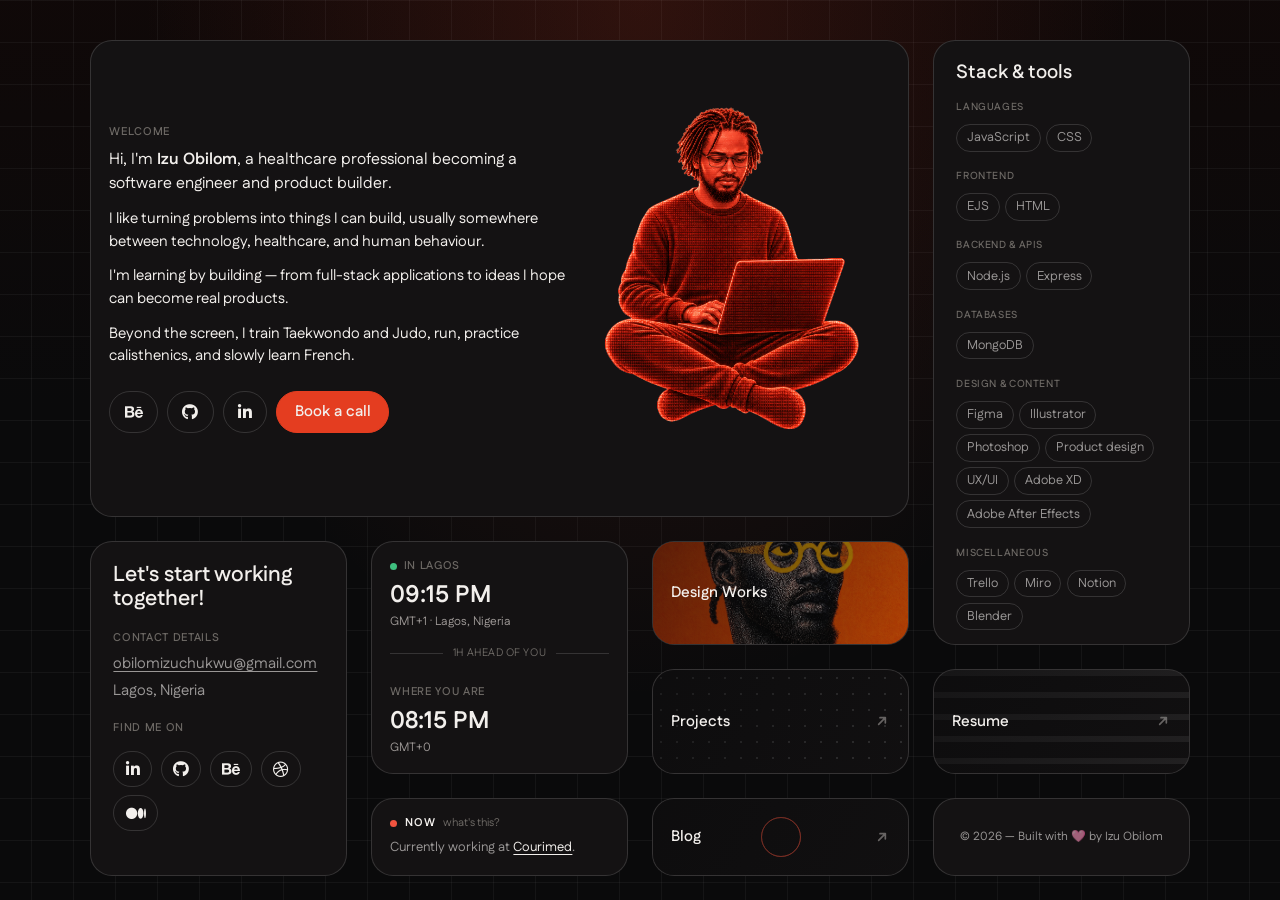
<file: index.html>
<!-- index.html -->

<!doctype html>
<html lang="en">
  <head>
    <meta charset="UTF-8" />

    <meta name="viewport" content="width=device-width, initial-scale=1.0" />
    <title>Izu Obilom — I build things</title>

    <meta
      name="description"
      content="Izu Obilom: pharmacist, co-founder of Courimed, and product builder crossing into software engineering."
    />
    <link rel="preconnect" href="https://fonts.googleapis.com" />

    <link rel="preconnect" href="https://fonts.gstatic.com" crossorigin />

    <link
      rel="stylesheet"
      href="https://cdnjs.cloudflare.com/ajax/libs/font-awesome/6.5.1/css/all.min.css"
    />

    <link
      href="https://fonts.googleapis.com/css2?family=Fustat:wght@400;500;600;700&display=swap"
      rel="stylesheet"
    />

    <link rel="stylesheet" href="css/style.css?v=6" />
  </head>

  <body class="no-header">
    <div class="page-transition-overlay" id="page-loader" aria-hidden="true">
      <div class="loader-dots"><span></span><span></span><span></span></div>
    </div>

    <main id="main">
      <div class="wrap-wide">
        <div class="bento">
          <div class="card card-bio">
            <div class="bio-text">
              <p class="card-eyebrow">Welcome</p>
              <h1 class="intro-line">
                Hi, I'm <span class="name-accent">Izu Obilom</span>, a
                healthcare professional becoming a software engineer and product
                builder.
              </h1>

              <p>
                I like turning problems into things I can build, usually
                somewhere between technology, healthcare, and human behaviour.
              </p>

              <p>
                I'm learning by building — from full-stack applications to ideas
                I hope can become real products.
              </p>

              <p>
                Beyond the screen, I train Taekwondo and Judo, run, practice
                calisthenics, and slowly learn French.
              </p>
              <div class="icon-row">
                <!-- GitHub placeholder — swap for the real profile link -->
                <a
                  class="icon-btn"
                  href="https://www.behance.net/obilomizuchukwu"
                  target="_blank"
                  rel="noopener noreferrer"
                  aria-label="Behance"
                >
                  <i class="fa-brands fa-behance" aria-hidden="true"></i>
                </a>
                <a
                  class="icon-btn"
                  href="https://github.com/designsensei"
                  target="_blank"
                  rel="noopener noreferrer"
                  aria-label="GitHub"
                >
                  <i class="fa-brands fa-github" aria-hidden="true"></i>
                </a>
                <a
                  class="icon-btn"
                  href="https://www.linkedin.com/in/izu-obilom-30b2b21b1/"
                  aria-label="LinkedIn"
                  target="_blank"
                  rel="noopener noreferrer"
                >
                  <i class="fa-brands fa-linkedin-in" aria-hidden="true"></i>
                </a>
                <!-- Cal.com link is a placeholder — swap "izu-obilom/intro-call" for the real event link -->
                <button
                  type="button"
                  class="icon-btn primary"
                  data-cal-link="https://cal.com/izuchukwu-obilom-wsakpz/30min"
                  data-cal-namespace="book-a-call"
                  data-cal-config='{"layout":"month_view"}'
                >
                  Book a call
                </button>
              </div>
            </div>
            <div class="bio-illustration">
              <img
                src="assets/images/izu-illustration.png"
                alt=""
                loading="lazy"
                style="
                  width: 100%;
                  height: auto;
                  animation: float-bob 4s ease-in-out infinite;
                "
              />
            </div>
          </div>

          <div class="card card-stack">
            <h3>Stack &amp; tools</h3>
            <p class="card-eyebrow">Languages</p>
            <div class="tag-row"><span>JavaScript</span><span>CSS</span></div>
            <p class="card-eyebrow">Frontend</p>
            <div class="tag-row"><span>EJS</span><span>HTML</span></div>
            <p class="card-eyebrow">Backend &amp; APIs</p>
            <div class="tag-row"><span>Node.js</span><span>Express</span></div>
            <p class="card-eyebrow">Databases</p>
            <div class="tag-row"><span>MongoDB</span></div>
            <p class="card-eyebrow">Design &amp; Content</p>
            <div class="tag-row">
              <span>Figma</span><span>Illustrator</span><span>Photoshop</span
              ><span>Product design</span><span>UX/UI</span><span>Adobe XD</span
              ><span>Adobe After Effects</span>
            </div>
            <p class="card-eyebrow">Miscellaneous</p>
            <div class="tag-row">
              <span>Trello</span><span>Miro</span><span>Notion</span
              ><span>Blender</span>
            </div>
          </div>

          <div class="card card-contact-big">
            <h2>Let's start working together!</h2>
            <p class="card-eyebrow">Contact Details</p>
            <p class="contact-line">
              <a href="mailto:obilomizuchukwu@gmail.com"
                >obilomizuchukwu@gmail.com</a
              >
            </p>
            <p class="contact-line">Lagos, Nigeria</p>
            <p class="card-eyebrow social-eyebrow">Find me on</p>
            <div class="icon-row">
              <!-- LinkedIn -->
              <a
                class="icon-btn"
                href="https://www.linkedin.com/in/izu-obilom-30b2b21b1/"
                aria-label="LinkedIn"
                target="_blank"
                rel="noopener noreferrer"
              >
                <i class="fa-brands fa-linkedin-in" aria-hidden="true"></i>
              </a>

              <!-- GitHub -->
              <a
                class="icon-btn"
                href="https://github.com/designsensei"
                aria-label="GitHub"
                target="_blank"
                rel="noopener noreferrer"
              >
                <i class="fa-brands fa-github" aria-hidden="true"></i>
              </a>

              <!-- Behance-->
              <a
                class="icon-btn"
                href="https://www.behance.net/izuchukwuobilom"
                aria-label="Behance"
                target="_blank"
                rel="noopener noreferrer"
              >
                <i class="fa-brands fa-behance" aria-hidden="true"></i>
              </a>

              <!-- Dribbble -->
              <a
                class="icon-btn"
                href="https://dribbble.com/Design__Sensei"
                target="_blank"
                rel="noopener noreferrer"
                aria-label="Dribbble"
              >
                <i class="fa-brands fa-dribbble" aria-hidden="true"></i>
              </a>

              <!-- Medium-->
              <a
                class="icon-btn"
                href="https://medium.com/@obilomizuchukwu"
                aria-label="Medium"
                target="_blank"
                rel="noopener noreferrer"
              >
                <i class="fa-brands fa-medium" aria-hidden="true"></i>
              </a>
            </div>
          </div>

          <div class="card card-time">
            <p class="card-eyebrow">
              <span class="pulse-dot" aria-hidden="true"></span>In Lagos
            </p>
            <p class="tz-time" id="tz-owner">--:--</p>
            <p class="tz-sub">GMT+1 · Lagos, Nigeria</p>
            <div class="tz-divider"><span id="tz-diff">—</span></div>
            <p class="card-eyebrow">Where you are</p>
            <p class="tz-time" id="tz-visitor">--:--</p>
            <p class="tz-sub" id="tz-visitor-gmt">GMT+0</p>
          </div>

          <!-- Design Works -->
          <a
            class="card card-nav card-nav-design-works"
            href="design-works.html"
          >
            <div class="card-nav-bg bg-design-works" aria-hidden="true">
              <img
                src="assets/images/Cornrows-Halftone.png"
                class="bg-fade active"
                loading="lazy"
              />
              <img
                src="assets/images/Cornrows-Halftone.png"
                class="bg-fade"
                loading="lazy"
              />
              <img
                src="assets/images/Cornrows-Halftone.png"
                class="bg-fade"
                loading="lazy"
              />
            </div>
            <span><h3 style="margin: 0">Design Works</h3></span>
            <svg
              class="nav-arrow"
              viewBox="0 0 24 24"
              width="16"
              height="16"
              fill="none"
              stroke="currentColor"
              stroke-width="2.5"
              stroke-linecap="round"
              stroke-linejoin="round"
              aria-hidden="true"
            >
              <path d="M7 17L17 7M17 7H9M17 7V15" />
            </svg>
          </a>

          <!-- Projects -->
          <a class="card card-nav card-nav-projects" href="projects.html">
            <div class="card-nav-bg bg-projects" aria-hidden="true"></div>
            <span><h3 style="margin: 0">Projects</h3></span>
            <svg
              class="nav-arrow"
              viewBox="0 0 24 24"
              width="16"
              height="16"
              fill="none"
              stroke="currentColor"
              stroke-width="2.5"
              stroke-linecap="round"
              stroke-linejoin="round"
              aria-hidden="true"
            >
              <path d="M7 17L17 7M17 7H9M17 7V15" />
            </svg>
          </a>

          <!--Resume  -->
          <a class="card card-nav card-nav-resume" href="resume.html">
            <div class="card-nav-bg bg-resume" aria-hidden="true"></div>
            <span><h3 style="margin: 0">Resume</h3></span>
            <svg
              class="nav-arrow"
              viewBox="0 0 24 24"
              width="16"
              height="16"
              fill="none"
              stroke="currentColor"
              stroke-width="2.5"
              stroke-linecap="round"
              stroke-linejoin="round"
              aria-hidden="true"
            >
              <path d="M7 17L17 7M17 7H9M17 7V15" />
            </svg>
          </a>

          <!-- Now-->
          <div class="card card-now">
            <p class="card-eyebrow">
              <span class="pulse-dot red" aria-hidden="true"></span
              ><strong>Now</strong>
              <span
                class="now-hint"
                title="A now-page style status: what I'm focused on at the moment."
                >what's this?</span
              >
            </p>
            <p>
              Currently working at
              <a href="https://courimed.com" target="_blank" rel="noopener"
                >Courimed</a
              >.
            </p>
          </div>

          <!-- Blog -->
          <a class="card card-nav card-nav-blog" href="blog.html">
            <div class="card-nav-bg bg-blog" aria-hidden="true">
              <span class="pulse-ring r1"></span>
              <span class="pulse-ring r2"></span>
              <span class="pulse-ring r3"></span>
            </div>
            <span><h3 style="margin: 0">Blog</h3></span>
            <svg
              class="nav-arrow"
              viewBox="0 0 24 24"
              width="16"
              height="16"
              fill="none"
              stroke="currentColor"
              stroke-width="2.5"
              stroke-linecap="round"
              stroke-linejoin="round"
              aria-hidden="true"
            >
              <path d="M7 17L17 7M17 7H9M17 7V15" />
            </svg>
          </a>

          <!-- Footer -->
          <div class="card card-footer">
            <p>© 2026 — Built with 🩷 by Izu Obilom</p>
          </div>
        </div>
      </div>
    </main>

    <script src="js/script.js?v=6"></script>
    <script>
      (function (C, A, L) {
        let p = function (a, ar) {
          a.q.push(ar);
        };
        let d = C.document;
        C.Cal =
          C.Cal ||
          function () {
            let cal = C.Cal;
            let ar = arguments;
            if (!cal.loaded) {
              cal.ns = {};
              cal.q = cal.q || [];
              d.head.appendChild(d.createElement("script")).src = A;
              cal.loaded = true;
            }
            if (ar[0] === L) {
              const api = function () {
                p(api, arguments);
              };
              const namespace = ar[1];
              api.q = api.q || [];
              if (typeof namespace === "string") {
                cal.ns[namespace] = cal.ns[namespace] || api;
                p(cal.ns[namespace], ar);
                p(cal, ["initNamespace", namespace]);
              } else p(cal, ar);
              return;
            }
            p(cal, ar);
          };
      })(window, "https://app.cal.com/embed/embed.js", "init");
      Cal("init", "book-a-call", { origin: "https://cal.com" });
      Cal.ns["book-a-call"]("ui", {
        styles: { branding: { brandColor: "#F2603F" } },
        hideEventTypeDetails: false,
        layout: "month_view",
      });
    </script>
  </body>
</html>
</file>
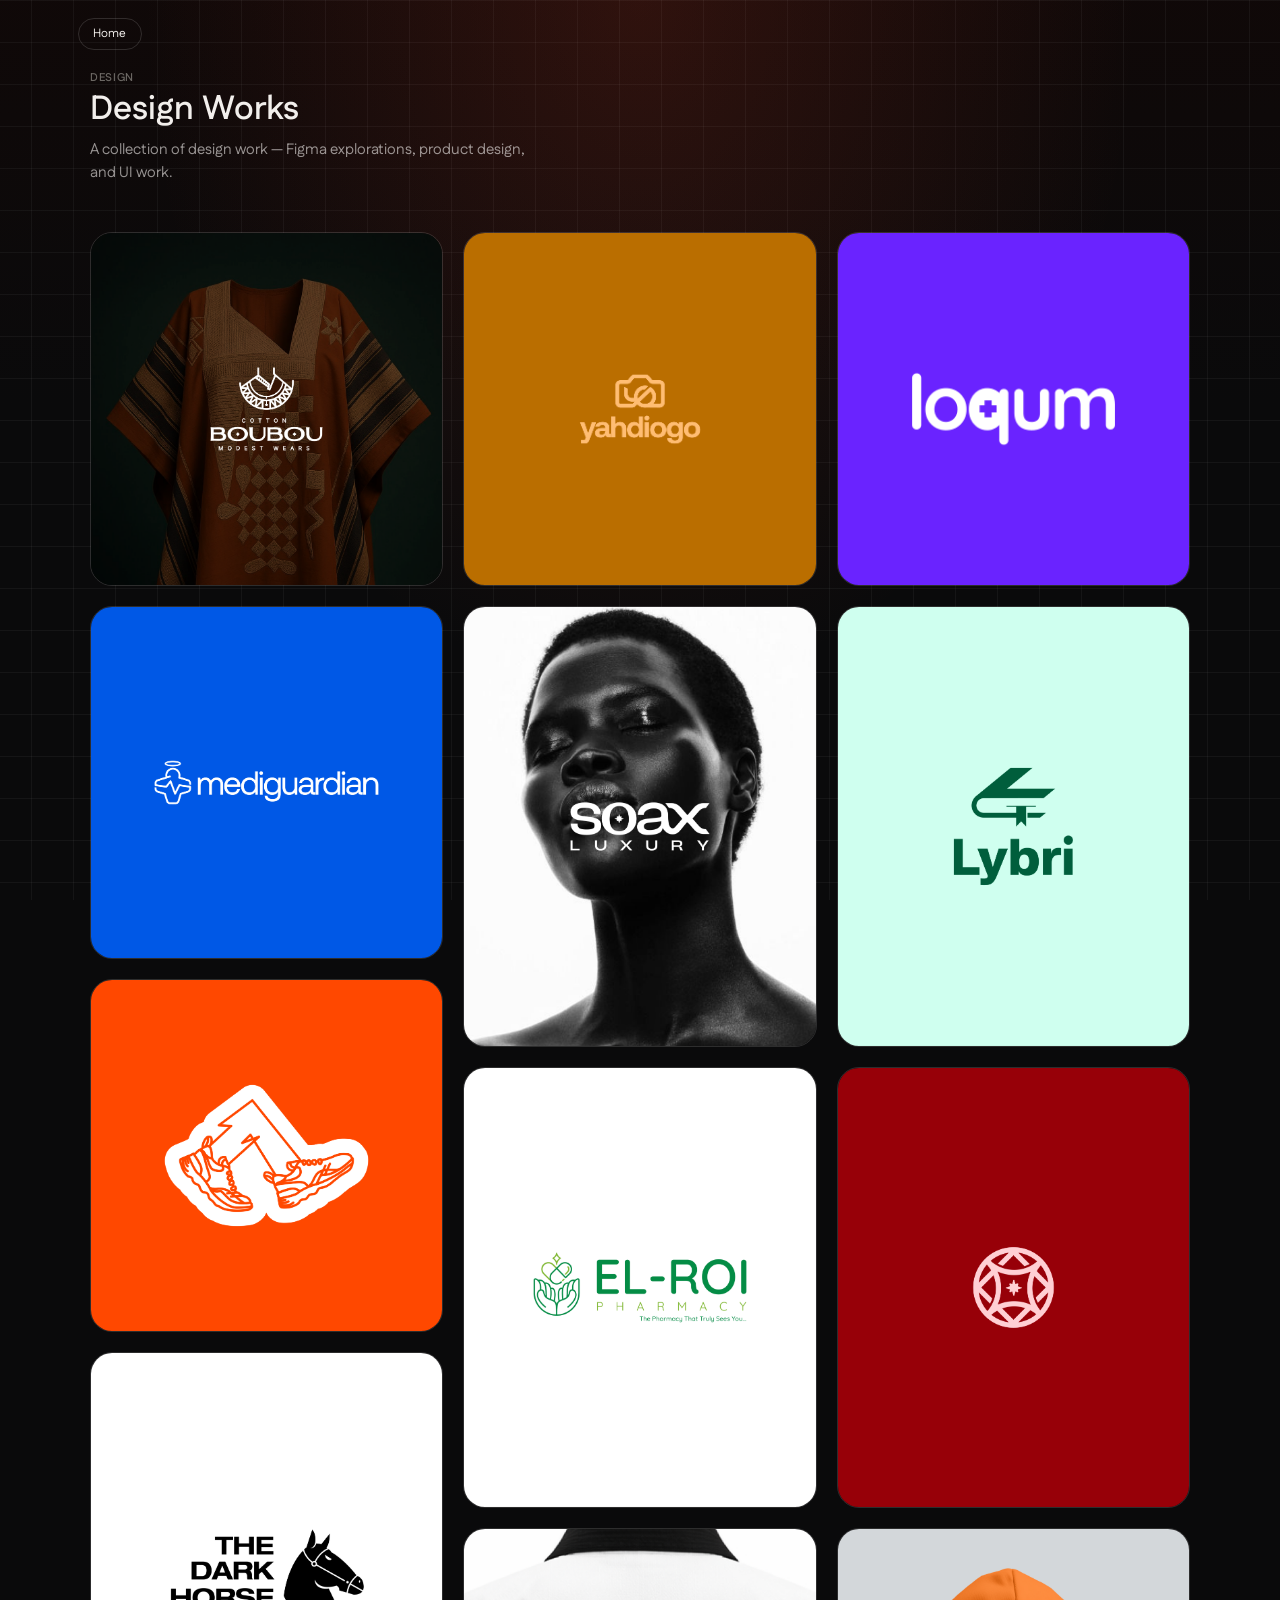
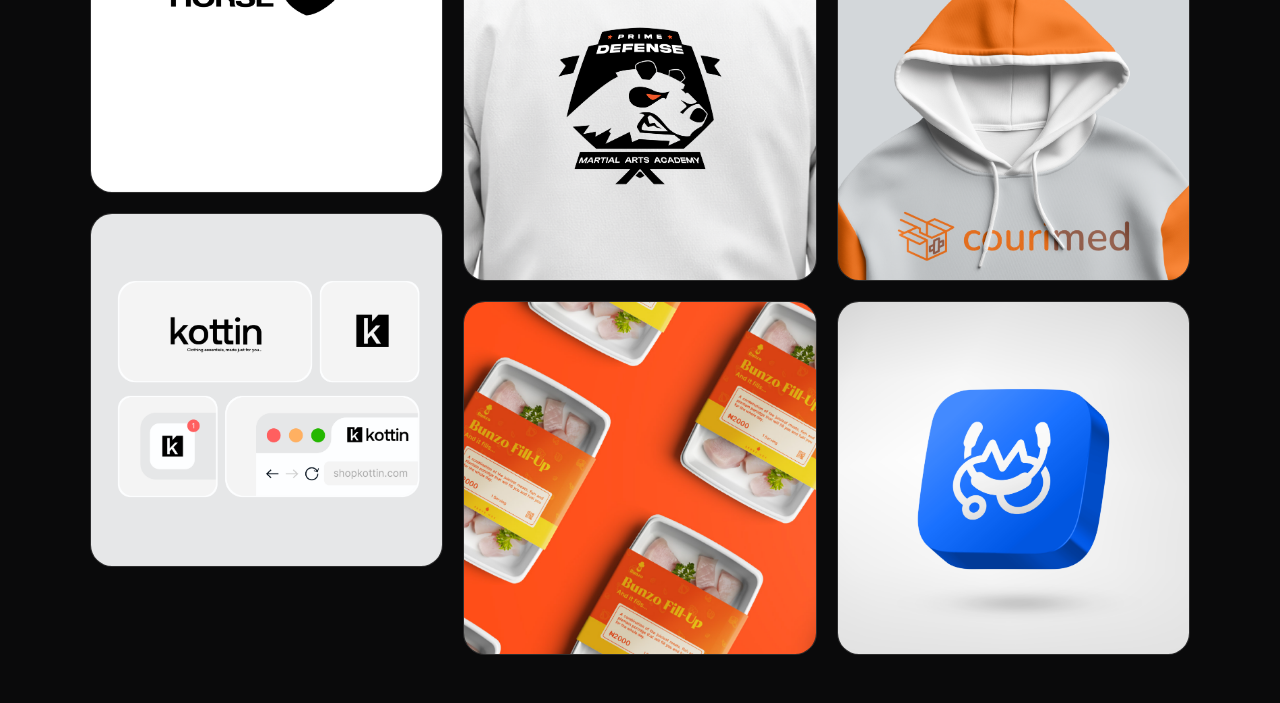
<file: design-works.html>
<!-- design-works.html -->

<!doctype html>
<html lang="en">
  <head>
    <meta charset="UTF-8" />
    <meta name="viewport" content="width=device-width, initial-scale=1.0" />
    <title>Design Works — Izu Obilom</title>
    <meta name="description" content="Design work by Izu Obilom." />
    <link rel="preconnect" href="https://fonts.googleapis.com" />
    <link rel="preconnect" href="https://fonts.gstatic.com" crossorigin />
    <link
      href="https://fonts.googleapis.com/css2?family=Fustat:wght@400;500;600;700&display=swap"
      rel="stylesheet"
    />
    <link rel="stylesheet" href="css/style.css?v=6" />
  </head>
  <body>
    <div class="page-transition-overlay" id="page-loader" aria-hidden="true">
      <div class="loader-dots"><span></span><span></span><span></span></div>
    </div>

    <header class="site-header">
      <a class="back-link" href="index.html">Home</a>
    </header>

    <main id="main">
      <div class="wrap-wide">
        <div class="page-intro">
          <p class="card-eyebrow">design</p>
          <h1>Design Works</h1>
          <p class="lede">
            A collection of design work — Figma explorations, product design,
            and UI work.
          </p>
        </div>

        <div class="design-grid">
          <div class="design-item">
            <img src="assets/images/cotton-boubou.png" alt="" loading="lazy" />
          </div>

          <div class="design-item">
            <img src="assets/images/mediguardian.png" alt="" loading="lazy" />
          </div>

          <div class="design-item">
            <img src="assets/images/p-and-pl-2.png" alt="" loading="lazy" />
          </div>

          <div class="design-item">
            <img src="assets/images/the-dark-horse.png" alt="" loading="lazy" />
          </div>

          <div class="design-item">
            <img src="assets/images/kottin.png" alt="" loading="lazy" />
          </div>

          <div class="design-item">
            <img src="assets/images/y3.jpg" alt="" loading="lazy" />
          </div>

          <div class="design-item">
            <img src="assets/images/soax-luxury.png" alt="" loading="lazy" />
          </div>

          <div class="design-item">
            <img src="assets/images/el-roi.png" alt="" loading="lazy" />
          </div>

          <div class="design-item">
            <img
              src="assets/images/PMDAA_Dobok_Back.png"
              alt=""
              loading="lazy"
            />
          </div>

          <div class="design-item">
            <img src="assets/images/bunzo.png" alt="" loading="lazy" />
          </div>

          <div class="design-item">
            <img src="assets/images/loqum-webclip.png" alt="" loading="lazy" />
          </div>

          <div class="design-item">
            <img src="assets/images/lybri.png" alt="" loading="lazy" />
          </div>

          <div class="design-item">
            <img src="assets/images/soax-icon.png" alt="" loading="lazy" />
          </div>

          <div class="design-item">
            <img
              src="assets/images/courimed-mockup.png"
              alt=""
              loading="lazy"
            />
          </div>

          <div class="design-item">
            <img src="assets/images/medipulze.png" alt="" loading="lazy" />
          </div>
        </div>
      </div>
    </main>

    <script src="js/script.js?v=6"></script>
  </body>
</html>
</file>
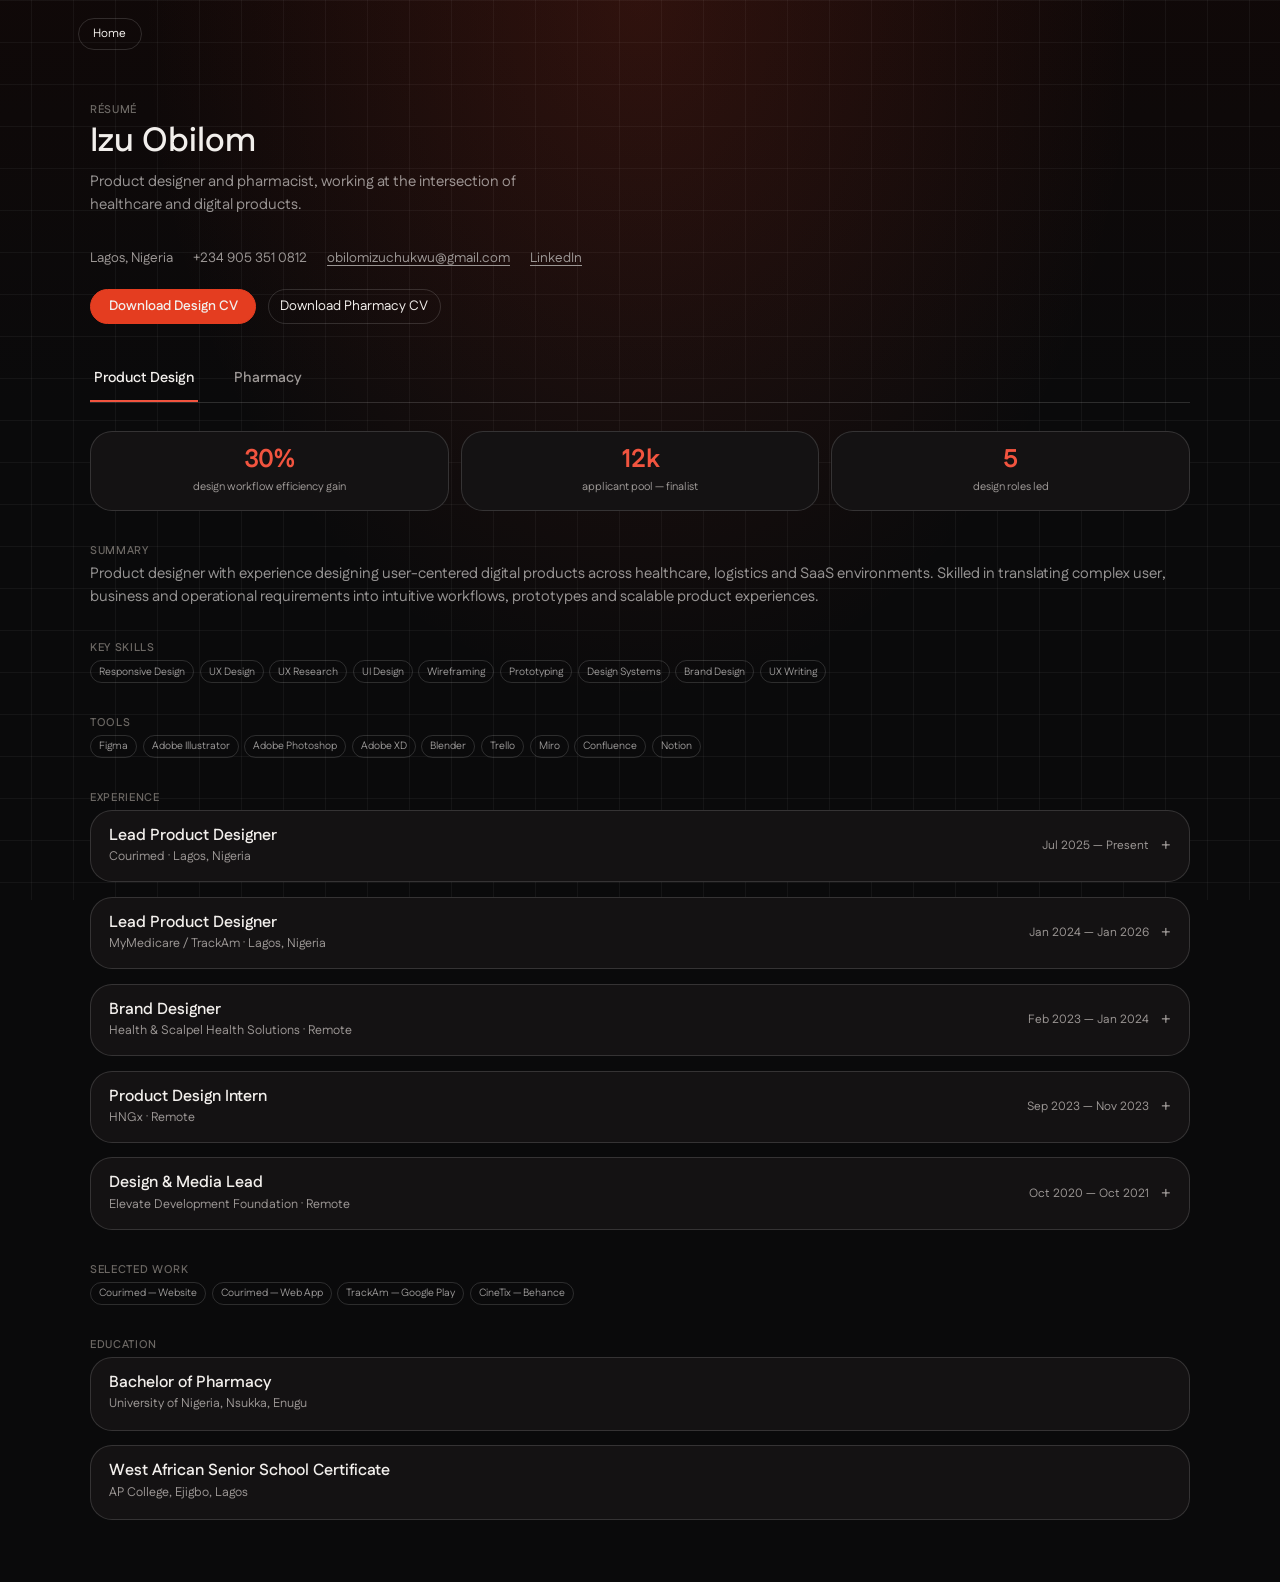
<file: resume.html>
<!-- resume.html -->

<!doctype html>
<html lang="en">
  <head>
    <meta charset="UTF-8" />
    <meta name="viewport" content="width=device-width, initial-scale=1.0" />
    <title>Résumé — Izuchukwu Obilom</title>
    <meta
      name="description"
      content="Résumé of Izuchukwu Obilom, product designer and pharmacist."
    />
    <link rel="preconnect" href="https://fonts.googleapis.com" />
    <link rel="preconnect" href="https://fonts.gstatic.com" crossorigin />
    <link
      href="https://fonts.googleapis.com/css2?family=Fustat:wght@400;500;600;700&display=swap"
      rel="stylesheet"
    />
    <link rel="stylesheet" href="css/style.css?v=10" />
  </head>
  <body>
    <div class="page-transition-overlay" id="page-loader" aria-hidden="true">
      <div class="loader-dots"><span></span><span></span><span></span></div>
    </div>

    <header class="site-header">
      <a class="back-link" href="index.html">Home</a>
    </header>

    <main id="main">
      <div class="wrap-wide" id="resume-body">
        <div class="page-intro">
          <p class="card-eyebrow">résumé</p>
          <h1>Izu Obilom</h1>
          <p class="lede">
            Product designer and pharmacist, working at the intersection of
            healthcare and digital products.
          </p>
        </div>

        <div class="resume-contact">
          <span>Lagos, Nigeria</span>
          <span>+234 905 351 0812</span>
          <a href="mailto:obilomizuchukwu@gmail.com"
            >obilomizuchukwu@gmail.com</a
          >
          <a
            href="https://bit.ly/izuchukwuobilom_linkedin"
            target="_blank"
            rel="noopener"
            >LinkedIn</a
          >
        </div>

        <div class="resume-downloads">
          <a
            class="icon-btn primary"
            href="assets/izu-obilom-product-designer-resume.pdf"
            download
            >Download Design CV</a
          >
          <a
            class="icon-btn"
            href="assets/izu-obilom-pharmacist-resume.pdf"
            download
            >Download Pharmacy CV</a
          >
        </div>

        <div class="resume-tabs">
          <button type="button" class="resume-tab active" data-tab="design">
            Product Design
          </button>
          <button type="button" class="resume-tab" data-tab="pharmacy">
            Pharmacy
          </button>
        </div>

        <!-- DESIGN TRACK -->
        <div class="resume-panel active" data-panel="design">
          <div class="resume-stats">
            <div class="resume-stat">
              <div class="resume-stat-num">30%</div>
              <div class="resume-stat-label">
                design workflow efficiency gain
              </div>
            </div>
            <div class="resume-stat">
              <div class="resume-stat-num">12k</div>
              <div class="resume-stat-label">applicant pool — finalist</div>
            </div>
            <div class="resume-stat">
              <div class="resume-stat-num">5</div>
              <div class="resume-stat-label">design roles led</div>
            </div>
          </div>

          <p class="card-eyebrow">Summary</p>
          <p class="resume-summary">
            Product designer with experience designing user-centered digital
            products across healthcare, logistics and SaaS environments. Skilled
            in translating complex user, business and operational requirements
            into intuitive workflows, prototypes and scalable product
            experiences.
          </p>

          <p class="card-eyebrow">Key skills</p>
          <div class="tag-row">
            <span>Responsive Design</span><span>UX Design</span
            ><span>UX Research</span><span>UI Design</span
            ><span>Wireframing</span><span>Prototyping</span
            ><span>Design Systems</span><span>Brand Design</span
            ><span>UX Writing</span>
          </div>

          <p class="card-eyebrow">Tools</p>
          <div class="tag-row">
            <span>Figma</span><span>Adobe Illustrator</span
            ><span>Adobe Photoshop</span><span>Adobe XD</span
            ><span>Blender</span><span>Trello</span><span>Miro</span
            ><span>Confluence</span><span>Notion</span>
          </div>

          <p class="card-eyebrow">Experience</p>

          <div class="resume-card" data-expandable>
            <button type="button" class="resume-card-head">
              <div>
                <h3>Lead Product Designer</h3>
                <p class="resume-card-company">Courimed · Lagos, Nigeria</p>
              </div>
              <div class="resume-card-right">
                <span class="resume-card-dates">Jul 2025 — Present</span>
                <span class="resume-toggle-icon">+</span>
              </div>
            </button>
            <div class="resume-card-more">
              <ul>
                <li>
                  Lead end-to-end product design for a B2B healthcare logistics
                  platform serving pharmacies, laboratories, hospitals and
                  independent healthcare professionals.
                </li>
                <li>
                  Designed and refined core workflows for order placement,
                  time-bound delivery windows and rider allocation.
                </li>
                <li>
                  Conduct user research and stakeholder interviews to identify
                  needs and inform product decisions.
                </li>
                <li>
                  Conducted usability tests and design reviews to validate
                  workflows and refine product experiences.
                </li>
                <li>
                  Collaborate closely with engineering to translate route
                  optimization and delivery-distribution logic into usable
                  product experiences.
                </li>
                <li>
                  Apply a lean MVP approach to prioritize high-impact features
                  based on user needs and product scalability.
                </li>
              </ul>
            </div>
          </div>

          <div class="resume-card" data-expandable>
            <button type="button" class="resume-card-head">
              <div>
                <h3>Lead Product Designer</h3>
                <p class="resume-card-company">
                  MyMedicare / TrackAm · Lagos, Nigeria
                </p>
              </div>
              <div class="resume-card-right">
                <span class="resume-card-dates">Jan 2024 — Jan 2026</span>
                <span class="resume-toggle-icon">+</span>
              </div>
            </button>
            <div class="resume-card-more">
              <ul>
                <li>
                  Led the end-to-end redesign of MyMedicare's MVP, translating
                  product requirements into intuitive web and mobile
                  experiences.
                </li>
                <li>
                  Developed user flows and product interfaces to improve
                  usability and align with business objectives.
                </li>
                <li>
                  Built and maintained a scalable design system that increased
                  design workflow efficiency by 30%.
                </li>
                <li>
                  Applied responsive design principles to create adaptive
                  layouts and improve accessibility across devices.
                </li>
                <li>
                  Collaborated closely with Product and Engineering to take
                  features from design through implementation.
                </li>
              </ul>
            </div>
          </div>

          <div class="resume-card" data-expandable>
            <button type="button" class="resume-card-head">
              <div>
                <h3>Brand Designer</h3>
                <p class="resume-card-company">
                  Health &amp; Scalpel Health Solutions · Remote
                </p>
              </div>
              <div class="resume-card-right">
                <span class="resume-card-dates">Feb 2023 — Jan 2024</span>
                <span class="resume-toggle-icon">+</span>
              </div>
            </button>
            <div class="resume-card-more">
              <ul>
                <li>
                  Developed visual identities and design systems for healthcare
                  and pharmaceutical clients.
                </li>
                <li>
                  Designed brand and marketing materials across digital and
                  physical touchpoints.
                </li>
                <li>
                  Conducted market and visual trend research within the
                  healthcare sector.
                </li>
              </ul>
            </div>
          </div>

          <div class="resume-card" data-expandable>
            <button type="button" class="resume-card-head">
              <div>
                <h3>Product Design Intern</h3>
                <p class="resume-card-company">HNGx · Remote</p>
              </div>
              <div class="resume-card-right">
                <span class="resume-card-dates">Sep 2023 — Nov 2023</span>
                <span class="resume-toggle-icon">+</span>
              </div>
            </button>
            <div class="resume-card-more">
              <ul>
                <li>
                  Finished as a finalist from a pool of roughly 12,000
                  internship participants across Product Design, UI/UX and UX
                  Writing tasks.
                </li>
                <li>
                  Collaborated with designers to build a shared design system
                  across projects.
                </li>
                <li>
                  Contributed to a UX solution improving communication for
                  people with dysarthria.
                </li>
                <li>
                  Collaborated on the design of a video collaboration platform.
                </li>
              </ul>
            </div>
          </div>

          <div class="resume-card" data-expandable>
            <button type="button" class="resume-card-head">
              <div>
                <h3>Design &amp; Media Lead</h3>
                <p class="resume-card-company">
                  Elevate Development Foundation · Remote
                </p>
              </div>
              <div class="resume-card-right">
                <span class="resume-card-dates">Oct 2020 — Oct 2021</span>
                <span class="resume-toggle-icon">+</span>
              </div>
            </button>
            <div class="resume-card-more">
              <ul>
                <li>
                  Led visual and digital design across the organization's
                  communication channels.
                </li>
                <li>
                  Designed the visual identity for the Youth of Makoko
                  initiative.
                </li>
                <li>
                  Produced brochures, handbooks, newsletters and social media
                  assets.
                </li>
              </ul>
            </div>
          </div>

          <p class="card-eyebrow">Selected work</p>
          <div class="tag-row">
            <a href="https://courimed.com" target="_blank" rel="noopener"
              >Courimed — Website</a
            >
            <a href="https://app.courimed.com" target="_blank" rel="noopener"
              >Courimed — Web App</a
            >
            <a href="#">TrackAm — Google Play</a>
            <a href="#">CineTix — Behance</a>
          </div>
        </div>

        <!-- PHARMACY TRACK -->
        <div class="resume-panel" data-panel="pharmacy">
          <div class="resume-stats">
            <div class="resume-stat">
              <div class="resume-stat-num">3k+</div>
              <div class="resume-stat-label">patients counseled</div>
            </div>
            <div class="resume-stat">
              <div class="resume-stat-num">30%</div>
              <div class="resume-stat-label">
                fewer expiries, lowest of 18 branches
              </div>
            </div>
            <div class="resume-stat">
              <div class="resume-stat-num">50%</div>
              <div class="resume-stat-label">inventory growth</div>
            </div>
          </div>

          <p class="card-eyebrow">Summary</p>
          <p class="resume-summary">
            Pharmacist with experience across community, hospital and corporate
            pharmacy settings, focused on patient care, medication safety, and
            operational and sales performance.
          </p>

          <p class="card-eyebrow">Key skills</p>
          <div class="tag-row">
            <span>Total Pharmacy Care</span
            ><span>Antimicrobial Stewardship</span><span>Pharmacovigilance</span
            ><span>Compounding</span><span>Dispensing</span
            ><span>Patient Counseling</span><span>Pharmacoeconomics</span
            ><span>Inventory Management</span><span>Regulatory Compliance</span>
          </div>

          <p class="card-eyebrow">Experience</p>

          <div class="resume-card" data-expandable>
            <button type="button" class="resume-card-head">
              <div>
                <h3>Pharmacist</h3>
                <p class="resume-card-company">
                  Purelife Pharmacy · Lagos, Nigeria
                </p>
              </div>
              <div class="resume-card-right">
                <span class="resume-card-dates">Sep 2024 — Sep 2025</span>
                <span class="resume-toggle-icon">+</span>
              </div>
            </button>
            <div class="resume-card-more">
              <ul>
                <li>
                  Dispensed prescription and over-the-counter medications
                  accurately while ensuring patient safety and regulatory
                  compliance.
                </li>
                <li>
                  Provided patient counseling, improving medication adherence
                  and responsible drug use.
                </li>
                <li>
                  Collaborated with sales and inventory teams to optimize stock
                  levels and minimize expiries.
                </li>
                <li>
                  Maintained patient documentation and pharmacy records in line
                  with regulatory requirements.
                </li>
              </ul>
            </div>
          </div>

          <div class="resume-card" data-expandable>
            <button type="button" class="resume-card-head">
              <div>
                <h3>Pharmacist</h3>
                <p class="resume-card-company">
                  Pinecrest Healthcare Ltd · Lagos, Nigeria
                </p>
              </div>
              <div class="resume-card-right">
                <span class="resume-card-dates">Apr 2024 — Aug 2024</span>
                <span class="resume-toggle-icon">+</span>
              </div>
            </button>
            <div class="resume-card-more">
              <ul>
                <li>
                  Dispensed medications precisely and efficiently, ensuring
                  adherence to legal and safety standards.
                </li>
                <li>
                  Managed inventory, stock control, and patient records and
                  documentation.
                </li>
              </ul>
            </div>
          </div>

          <div class="resume-card" data-expandable>
            <button type="button" class="resume-card-head">
              <div>
                <h3>Pharmacist (NYSC)</h3>
                <p class="resume-card-company">
                  Shogunle Primary Health Center · Lagos, Nigeria
                </p>
              </div>
              <div class="resume-card-right">
                <span class="resume-card-dates">Aug 2023 — Jun 2024</span>
                <span class="resume-toggle-icon">+</span>
              </div>
            </button>
            <div class="resume-card-more">
              <ul>
                <li>
                  Participated in a medical outreach at Okota, Oshodi-Isolo,
                  dispensing medication to 60+ patients.
                </li>
                <li>
                  Conducted HIV, HBV and HCV tests for 50+ patients at RCCG
                  (Trinity Chapel Parish), Abule Egba.
                </li>
                <li>
                  Increased community awareness on antimicrobial resistance and
                  appropriate antibiotic use.
                </li>
              </ul>
            </div>
          </div>

          <div class="resume-card" data-expandable>
            <button type="button" class="resume-card-head">
              <div>
                <h3>Pharmacist</h3>
                <p class="resume-card-company">
                  Nett Pharmacy &amp; Stores · Lagos, Nigeria
                </p>
              </div>
              <div class="resume-card-right">
                <span class="resume-card-dates">Apr 2023 — Dec 2023</span>
                <span class="resume-toggle-icon">+</span>
              </div>
            </button>
            <div class="resume-card-more">
              <ul>
                <li>
                  Reduced monthly expiries at the branch by 30%, the lowest
                  across 18 branches for 5 consecutive months.
                </li>
                <li>
                  Improved average client basket size by 15% within 3 months.
                </li>
                <li>
                  Increased sales by 5% through targeted sales and customer
                  relationship activities.
                </li>
                <li>
                  Coordinated with procurement, supply, sales and logistics
                  teams to increase inventory by 50%.
                </li>
              </ul>
            </div>
          </div>

          <div class="resume-card" data-expandable>
            <button type="button" class="resume-card-head">
              <div>
                <h3>Pharmacist Intern</h3>
                <p class="resume-card-company">
                  Nigeria AirForce Hospital · Lagos, Nigeria
                </p>
              </div>
              <div class="resume-card-right">
                <span class="resume-card-dates">Jan 2022 — Jan 2023</span>
                <span class="resume-toggle-icon">+</span>
              </div>
            </button>
            <div class="resume-card-more">
              <ul>
                <li>
                  Attended to 3,000+ patients' prescriptions, offering
                  medication counseling and improving drug adherence.
                </li>
                <li>
                  Conducted 3 department presentations and 1 faculty
                  presentation on public health.
                </li>
                <li>
                  Collaborated in pharmacovigilance efforts with NAFDAC on
                  adverse medication effects.
                </li>
              </ul>
            </div>
          </div>

          <p class="card-eyebrow">Volunteer experience</p>

          <div class="resume-card" data-expandable>
            <button type="button" class="resume-card-head">
              <div>
                <h3>Member, Corp Medical Aid</h3>
                <p class="resume-card-company">NYSC · Surulere, Lagos</p>
              </div>
              <div class="resume-card-right">
                <span class="resume-card-dates">Aug 2023 — Jul 2024</span>
                <span class="resume-toggle-icon">+</span>
              </div>
            </button>
            <div class="resume-card-more">
              <ul>
                <li>
                  Managed and dispensed medication to 100+ patients during a
                  medical outreach at Ikotun, Lagos.
                </li>
                <li>
                  Handled vitals checks and medical health certificate screening
                  for 200+ Corps members, Batch A1, 2024.
                </li>
              </ul>
            </div>
          </div>

          <div class="resume-card" data-expandable>
            <button type="button" class="resume-card-head">
              <div>
                <h3>Associate Instructor</h3>
                <p class="resume-card-company">
                  NYSC Orientation Camp Martial Arts Team · Iyana-Ipaja, Lagos
                </p>
              </div>
              <div class="resume-card-right">
                <span class="resume-card-dates">Jun 2023 — Jul 2023</span>
                <span class="resume-toggle-icon">+</span>
              </div>
            </button>
            <div class="resume-card-more">
              <ul>
                <li>
                  Taught 63 Corps members the basic movements and techniques of
                  Taekwondo.
                </li>
                <li>
                  Took part in 2 skill presentations (Taekwondo &amp; Karate) to
                  an audience of 3,500+ Corps members.
                </li>
              </ul>
            </div>
          </div>

          <div class="resume-card" data-expandable>
            <button type="button" class="resume-card-head">
              <div>
                <h3>Community Volunteer</h3>
                <p class="resume-card-company">
                  Elevate Development Foundation
                </p>
              </div>
              <div class="resume-card-right">
                <span class="resume-card-dates">Dec 2018 — Sep 2020</span>
                <span class="resume-toggle-icon">+</span>
              </div>
            </button>
            <div class="resume-card-more">
              <ul>
                <li>
                  Created awareness posters for the fourth edition of Christmas
                  in Makoko, Lagos.
                </li>
                <li>
                  Helped package and distribute relief material to 3,000+ people
                  in Makoko.
                </li>
              </ul>
            </div>
          </div>

          <p class="card-eyebrow">Professional membership</p>
          <p>Member, Pharmaceutical Society of Nigeria (PSN)</p>
        </div>

        <p class="card-eyebrow">Education</p>
        <div class="resume-card">
          <div class="resume-card-head" style="cursor: default">
            <div>
              <h3>Bachelor of Pharmacy</h3>
              <p class="resume-card-company">
                University of Nigeria, Nsukka, Enugu
              </p>
            </div>
          </div>
        </div>
        <div class="resume-card">
          <div class="resume-card-head" style="cursor: default">
            <div>
              <h3>West African Senior School Certificate</h3>
              <p class="resume-card-company">AP College, Ejigbo, Lagos</p>
            </div>
          </div>
        </div>
      </div>
    </main>

    <script src="js/script.js?v=10"></script>
  </body>
</html>
</file>
<file: css/style.css>
/* css/style.css */

/* ============================================
   Izu Obilom — Portfolio
   Black + red, grid backdrop, bento grid.
   ============================================ */

:root {
  --bg: #0A0A0B;
  --card-bg: #141213;
  --card-border: rgba(255, 255, 255, 0.14);
  --card-border-hover: #f2543f;
  --ink: #F2EFEC;
  --ink-soft: #9B9694;
  --ink-faint: rgba(242, 239, 236, 0.6);
  --muted-label: #6B6763;

  --red: rgb(228, 61, 32);
  --red-bright: #f2543f;
  --green: #3FBF7F;

  --card-radius: 22px;

  --font-display: "Fustat", system-ui, -apple-system, sans-serif;
  --font-body: "Fustat", system-ui, -apple-system, sans-serif;
  --font-mono: "Fustat", system-ui, -apple-system, sans-serif;

  --wide-width: 1164px;
}

* {
  box-sizing: border-box;
}

html,
body {
  min-height: 100%;
  margin: 0;
}

html {
  scroll-behavior: smooth;
}

body {
  background-color: var(--bg);
  background-image:
    linear-gradient(rgba(255, 255, 255, 0.045) 1px, transparent 1px),
    linear-gradient(90deg, rgba(255, 255, 255, 0.045) 1px, transparent 1px),
    radial-gradient(ellipse at top, rgba(216, 67, 42, 0.16), transparent 55%),
    linear-gradient(180deg, rgba(18, 8, 7, 0.7), transparent 45%);
  background-size: 42px 42px, 42px 42px, 100% 100%, 100% 100%;
  background-position: center top;
  background-attachment: fixed;
  color: var(--ink);
  font-family: var(--font-body);
  font-size: 15px;
  line-height: 1.5;
  -webkit-font-smoothing: antialiased;
}

a {
  color: var(--ink);
  text-decoration-thickness: 1px;
  text-underline-offset: 3px;
}

a:hover {
  color: var(--red-bright);
}

:focus-visible {
  outline: 2px solid var(--red-bright);
  outline-offset: 3px;
}

.skip-link {
  position: absolute;
  left: -9999px;
  top: 0;
  background: var(--red);
  color: #0a0a0b;
  padding: 0.6rem 1rem;
  z-index: 100;
}

.skip-link:focus {
  left: 1rem;
  top: 1rem;
}

h1,
h2,
h3 {
  font-family: var(--font-display);
  font-weight: 600;
  line-height: 1.15;
  margin: 0 0 0.3em;
}

p {
  margin: 0 0 0.55em;
  max-width: 60ch;
  color: var(--ink-faint);
}

/* small uppercase muted-grey labels used throughout (category names, section labels) */

.card-eyebrow {
  font-family: var(--font-body);
  font-size: 0.7rem;
  font-weight: 600;
  text-transform: uppercase;
  letter-spacing: 0.06em;
  color: var(--muted-label);
  margin: 0.5rem 0 0.2rem;
  display: flex;
  align-items: center;
  gap: 0.4rem;
}

.card-eyebrow:first-child {
  margin-top: 0;
}

.wrap-wide {
  max-width: var(--wide-width);
  margin: 0 auto;
  padding: 0 2rem;
  width: 100%;
}

#resume-body .card-eyebrow {
  margin-top: 2rem;
}

.resume-summary {
  max-width: none;
}

/* ---------- minimal header (subpages only — homepage has none) ---------- */

.site-header {
  display: flex;
  align-items: center;
  max-width: var(--wide-width);
  margin: 0 auto;
  padding: 1.1rem 1.25rem 0.5rem;
  width: 100%;
}

.wordmark {
  font-family: var(--font-display);
  font-size: 0.95rem;
  font-weight: 600;
  text-decoration: none;
  color: var(--ink);
}

.wordmark-accent {
  color: var(--red);
}

.back-link {
  display: inline-flex;
  align-items: center;
  gap: 6px;
  padding: 0.4rem 0.9rem;
  border: 1px solid var(--card-border);
  border-radius: 999px;
  font-family: var(--font-body);
  font-size: 0.75rem;
  color: var(--ink);
  text-decoration: none;
  transition: border-color 0.15s ease;
}

.back-link:hover {
  border-color: var(--card-border-hover);
}

/* ---------- page transition overlay ---------- */

.page-transition-overlay {
  position: fixed;
  inset: 0;
  background: var(--bg);
  display: flex;
  align-items: center;
  justify-content: center;
  z-index: 9999;
  opacity: 1;
  transition: opacity 0.35s ease;
}

.page-transition-overlay.hidden {
  opacity: 0;
  pointer-events: none;
}

.loader-dots {
  display: flex;
  gap: 6px;
}

.loader-dots span {
  width: 8px;
  height: 8px;
  border-radius: 50%;
  background: var(--red-bright);
  animation: loader-bounce 1s ease-in-out infinite;
}

.loader-dots span:nth-child(2) {
  animation-delay: 0.15s;
}

.loader-dots span:nth-child(3) {
  animation-delay: 0.3s;
}

@keyframes loader-bounce {

  0%,
  80%,
  100% {
    opacity: 0.25;
    transform: scale(0.8);
  }

  40% {
    opacity: 1;
    transform: scale(1);
  }
}

main {
  padding-bottom: 3rem;
}

body.no-header main {
  padding-top: 2.5rem;
}

/* ---------- generic card: plain rounded rect ---------- */

.card {
  background: var(--card-bg);
  border: 1px solid var(--card-border);
  border-radius: var(--card-radius);
  padding: 1rem 1.15rem;
  display: flex;
  flex-direction: column;
  gap: 0.2rem;
  min-height: 0;
  overflow: hidden;
  transition: border-color 0.15s ease;
}

.card:hover {
  border-color: var(--card-border-hover);
}

.card:is(a) {
  text-decoration: none;
  color: var(--ink);
}

.card:is(a):hover {
  color: var(--ink);
}

.card h3 {
  font-size: 0.95rem;
  margin-bottom: 0.15rem;
}

/* ---------- bento grid ---------- */

.bento {
  display: grid;
  grid-template-columns: repeat(4, 1fr);
  grid-auto-rows: minmax(80px, auto);
  gap: 1.5rem;
}

.card-bio {
  grid-column: 1 / span 3;
  grid-row: 1 / span 2;
  position: relative;
}

.card-stack {
  grid-column: 4;
  grid-row: 1 / span 3;
  overflow: hidden;
  padding: 1.3rem 1.4rem;
}

.card-stack h3 {
  font-size: 1.2rem;
  margin-bottom: 0.3rem;
}

.card-stack .card-eyebrow {
  font-size: 0.64rem;
}

.card-stack .tag-row span {
  font-size: 0.8rem;
  padding: 0.2rem 0.6rem;
}

.card-bio .bio-text {
  flex: 1 1 auto;
  display: flex;
  flex-direction: column;
  justify-content: center;
  gap: 0.25rem;
  min-width: 0;
  position: relative;
  z-index: 2;
  max-width: 60%;
}

.card-bio .bio-illustration {
  position: absolute;
  top: 50%;
  right: 1.15rem;
  transform: translateY(-50%);
  width: 60%;
  max-width: 320px;
  z-index: 1;
  pointer-events: none;
}

.illustration-slot {
  width: 100%;
  min-height: 100px;
  border: 1px dashed var(--card-border);
  border-radius: 16px;
  display: flex;
  align-items: center;
  justify-content: center;
  font-size: 0.62rem;
  color: var(--ink-soft);
  text-align: center;
  line-height: 1.4;
  transition: border-color 0.15s ease;
  animation: float-bob 4s ease-in-out infinite;
}

@keyframes float-bob {

  0%,
  100% {
    transform: translateY(0);
  }

  50% {
    transform: translateY(-14px);
  }
}

.card-bio:hover .illustration-slot {
  border-color: var(--card-border-hover);
}

.intro-line {
  font-family: var(--font-body);
  font-weight: 400;
  font-size: 1rem;
  line-height: 1.5;
  color: var(--ink);
  margin: 0 0 0.5em;
  max-width: 52ch;
}

.name-accent {
  font-weight: 700;
  color: var(--ink);
}

.card-bio .bio-text .icon-row {
  margin-top: 0.7rem;
}

.card-bio .bio-text p:not(.card-eyebrow) {
  color: var(--ink);
}

/* contact card — under welcome, same width, tall */

.card-contact-big {
  grid-column: 1;
  grid-row: 3 / span 3;
  padding: 1.3rem 1.4rem;
}

.card-contact-big h2 {
  font-size: 1.35rem;
}

.contact-line {
  margin: 0 0 0.1em;
  overflow-wrap: anywhere;
}

.contact-line a {
  color: var(--ink-faint);
}

.contact-line a:hover {
  color: var(--red-bright);
}

.social-eyebrow {
  margin-top: 0.8rem;
}

.card-contact-big .icon-row {
  margin-top: 0.5rem;
}

/* time card — beside contact, under welcome's other two columns */

.card-time {
  grid-column: 2;
  grid-row: 3 / span 2;
  overflow: hidden;
}

.tz-time {
  font-family: var(--font-body);
  font-weight: 700;
  font-size: 1.5rem;
  color: var(--ink);
  margin: 0.05rem 0 0.1rem;
  line-height: 1.1;
}

.tz-sub {
  font-size: 0.75rem;
  color: var(--ink-soft);
  margin: 0;
}

.tz-divider {
  display: flex;
  align-items: center;
  gap: 0.6rem;
  margin: 0.7rem 0;
  color: var(--muted-label);
  font-size: 0.68rem;
  text-transform: uppercase;
  letter-spacing: 0.05em;
}

.tz-divider::before,
.tz-divider::after {
  content: "";
  flex: 1;
  height: 1px;
  background: var(--card-border);
}

.pulse-dot {
  display: inline-block;
  width: 7px;
  height: 7px;
  border-radius: 50%;
  background: var(--green);
  animation: pulse 1.8s ease-in-out infinite;
}

.pulse-dot.red {
  background: var(--red-bright);
}

@keyframes pulse {

  0%,
  100% {
    opacity: 1;
  }

  50% {
    opacity: 0.3;
  }
}

.card-nav {
  justify-content: space-between;
  flex-direction: row;
  align-items: center;
}

.nav-arrow {
  color: var(--ink-soft);
  display: inline-block;
  transition: color 0.15s ease, transform 0.15s ease;
}

.card-nav:hover .nav-arrow {
  color: var(--red-bright);
  transform: translate(3px, -3px);
}

/* design works and projects: stacked in column 3, between time and stack */

.card-nav-design-works {
  grid-column: 3;
  grid-row: 3;
}

.card-nav-projects {
  grid-column: 3;
  grid-row: 4;
}

/* now: sits directly under time, with room to breathe */

.card-now {
  grid-column: 2;
  grid-row: 5;
}

.card-now .card-eyebrow {
  color: var(--ink);
  gap: 0.5rem;
}

.card-now .card-eyebrow strong {
  font-weight: 700;
}

.now-hint {
  font-size: 0.7rem;
  font-weight: 400;
  text-transform: none;
  letter-spacing: normal;
  color: var(--muted-label);
  cursor: help;
}

.card-now p:last-child {
  color: var(--ink-faint);
  margin: 0;
  font-size: 0.82rem;
}

.card-now a {
  color: var(--ink);
}

/* playground and blog: compact bottom row */

.card-nav-resume {
  grid-column: 4;
  grid-row: 4;
}

.card-nav-blog {
  grid-column: 3;
  grid-row: 5;
}

.card-footer {
  grid-column: 4;
  grid-row: 5;
  align-items: center;
  justify-content: center;
  text-align: center;
}

.card-footer p {
  margin: 0;
  font-size: 0.74rem;
}

/* ---------- icon row / bone-shaped buttons ---------- */

.icon-row {
  display: flex;
  gap: 0.55rem;
  margin-top: 0.5rem;
  flex-wrap: wrap;
  align-items: center;
}

.icon-btn {
  display: inline-flex;
  align-items: center;
  justify-content: center;
  min-width: 2.2rem;
  height: 2.2rem;
  padding: 0 0.7rem;
  border: 1px solid var(--card-border);
  border-radius: 999px;
  background: transparent;
  color: var(--ink);
  text-decoration: none;
  font-family: inherit;
  font-size: 0.85rem;
  cursor: pointer;
  transition: border-color 0.15s ease, color 0.15s ease;
}

.card-bio .icon-btn {
  min-width: 2.6rem;
  height: 2.6rem;
  padding: 0 0.9rem;
  font-size: 0.95rem;
}

.icon-btn i {
  font-size: 16px;
  line-height: 1;
}

.icon-btn:hover {
  border-color: var(--red-bright);
  color: var(--red-bright);
}

.icon-btn.primary {
  background: var(--red);
  color: var(--ink);
  border-color: var(--red);
  font-weight: 600;
  padding: 0 1.1rem;
}

.icon-btn.primary:hover {
  background: var(--red-bright);
  border-color: var(--red-bright);
  color: #0a0a0b;
}

/* ---------- tag pills (stack card only) ---------- */

.tag-row {
  display: flex;
  gap: 0.35rem;
  flex-wrap: wrap;
  margin: 0.15rem 0 0.4rem;
}

.tag-row span {
  font-size: 0.66rem;
  border: 1px solid var(--card-border);
  border-radius: 999px;
  padding: 0.15rem 0.5rem;
  color: var(--ink-faint);
  transition: border-color 0.15s ease, color 0.15s ease;
}

.tag-row span:hover {
  border-color: var(--card-border-hover);
  color: var(--ink);
}

/* ---------- page intro (non-home pages) ---------- */

.page-intro {
  padding: 0.75rem 0 1.5rem;
}

.page-intro h1 {
  font-size: clamp(1.6rem, 3vw, 2.1rem);
}

.page-intro .lede {
  max-width: 46ch;
}

/* ---------- plain entry list (projects) ---------- */

.entry-list {
  border-top: 1px solid var(--card-border);
}

.entry-row {
  padding: 1.3rem 0;
  border-bottom: 1px solid var(--card-border);
}

.entry-row h3 {
  font-size: 1.1rem;
  margin-bottom: 0.3rem;
}

.entry-row .placeholder-note {
  font-style: italic;
  opacity: 0.75;
}

.entry-tags {
  display: flex;
  gap: 1rem;
  margin-top: 0.4rem;
  flex-wrap: wrap;
}

.entry-tags span {
  font-size: 0.68rem;
  color: var(--ink-soft);
}

/* ---------- blog list ---------- */

.post-row {
  display: flex;
  justify-content: space-between;
  gap: 1.5rem;
  padding: 1rem 0;
  border-bottom: 1px solid var(--card-border);
}

.post-row:last-child {
  border-bottom: none;
}

.post-row h3 {
  font-size: 1rem;
  margin: 0;
}

.empty-note {
  color: var(--ink-soft);
  font-style: italic;
  padding: 1rem 0;
}

/* ---------- playground ---------- */

.pg-grid {
  display: grid;
  grid-template-columns: repeat(2, 1fr);
  gap: 1.1rem;
  margin-top: 0.75rem;
}

.pg-card {
  background: var(--card-bg);
  border: 1px solid var(--card-border);
  border-radius: var(--card-radius);
  padding: 1.3rem;
  transition: border-color 0.15s ease;
}

.pg-card:hover {
  border-color: var(--card-border-hover);
}

.pg-card h3 {
  font-size: 1rem;
}

.timer-phase {
  text-align: center;
  font-size: 0.75rem;
  color: var(--ink-soft);
  text-transform: lowercase;
  margin-top: 0.5rem;
}

.timer-display {
  font-weight: 700;
  font-size: 2.2rem;
  text-align: center;
  padding: 0.15rem 0 0.3rem;
  color: var(--red-bright);
}

.timer-controls {
  display: flex;
  gap: 0.5rem;
  justify-content: center;
  margin-top: 0.5rem;
  flex-wrap: wrap;
}

.timer-controls button {
  font-size: 0.75rem;
  padding: 0.4rem 0.75rem;
  border: 1px solid var(--card-border);
  border-radius: 8px;
  background: transparent;
  color: var(--ink);
  cursor: pointer;
  transition: border-color 0.15s ease, color 0.15s ease;
}

.timer-controls button:hover {
  border-color: var(--red-bright);
  color: var(--red-bright);
}

.timer-settings {
  display: flex;
  gap: 1rem;
  justify-content: center;
  margin-top: 0.8rem;
  font-size: 0.72rem;
  color: var(--ink-soft);
  flex-wrap: wrap;
}

.timer-settings label {
  display: flex;
  align-items: center;
  gap: 0.4rem;
}

.timer-settings input {
  width: 3rem;
  padding: 0.2rem 0.3rem;
  border: 1px solid var(--card-border);
  border-radius: 6px;
  background: transparent;
  color: inherit;
  transition: border-color 0.15s ease;
}

.timer-settings input:hover,
.timer-settings input:focus {
  border-color: var(--card-border-hover);
}

.flashcard-stage {
  display: flex;
  flex-direction: column;
  align-items: center;
  margin-top: 0.5rem;
}

.flashcard {
  width: 100%;
  min-height: 110px;
  border: 1px solid var(--card-border);
  border-radius: 12px;
  background: rgba(255, 255, 255, 0.02);
  display: flex;
  align-items: center;
  justify-content: center;
  text-align: center;
  padding: 1rem;
  cursor: pointer;
  font-family: var(--font-display);
  font-size: 1.15rem;
  color: var(--ink);
  transition: border-color 0.15s ease;
}

.flashcard:hover {
  border-color: var(--card-border-hover);
}

.flashcard-nav {
  display: flex;
  gap: 0.5rem;
  margin-top: 0.7rem;
}

.flashcard-nav button {
  font-size: 0.72rem;
  padding: 0.3rem 0.65rem;
  border: 1px solid var(--card-border);
  border-radius: 8px;
  background: transparent;
  cursor: pointer;
  color: var(--ink);
  transition: border-color 0.15s ease, color 0.15s ease;
}

.flashcard-nav button:hover {
  border-color: var(--red-bright);
  color: var(--red-bright);
}

/* ---------- design works masonry grid ---------- */
.design-grid {
  column-count: 3;
  column-gap: 1.25rem;
  margin-top: 1rem;
}

.design-item {
  break-inside: avoid;
  margin-bottom: 1.25rem;
  border-radius: var(--card-radius);
  overflow: hidden;
  border: 1px solid var(--card-border);
  transition: border-color 0.15s ease;
}

.design-item:hover {
  border-color: var(--card-border-hover);
}

.design-item img {
  display: block;
  width: 100%;
  height: auto;
}

/* ---------- projects: image showcase ---------- */
.showcase {
  position: relative;
  width: 100%;
  aspect-ratio: 2.2 / 1;
  border-radius: var(--card-radius);
  overflow: hidden;
  border: 1px solid var(--card-border);
  margin: 1.5rem 0;
  background: var(--card-bg);
}

.showcase-img {
  position: absolute;
  inset: 0;
  width: 100%;
  height: 100%;
  object-fit: cover;
  opacity: 0;
  transition: opacity 0.8s ease;
}

.showcase-img.active {
  opacity: 1;
}

/* ---------- projects: clickable squares ---------- */
.project-grid {
  display: grid;
  grid-template-columns: repeat(3, 1fr);
  gap: 1.25rem;
  margin-top: 1.5rem;
}

.project-card {
  display: flex;
  flex-direction: column;
  border-radius: var(--card-radius);
  border: 1px solid var(--card-border);
  background: var(--card-bg);
  overflow: hidden;
  text-decoration: none;
  color: var(--ink);
  transition: border-color 0.15s ease;
}


.project-card:hover {
  border-color: var(--card-border-hover);
  color: var(--ink);
}

.project-card-img {
  aspect-ratio: 16 / 10;
  overflow: hidden;
}

.project-card-img img {
  display: block;
  width: 100%;
  height: 100%;
  object-fit: cover;
}

.project-card-body {
  padding: 1rem 1.15rem 1.15rem;
}

.project-card-body h3 {
  font-size: 1.05rem;
  margin-bottom: 0.3rem;
}

.project-card-body p {
  font-size: 0.85rem;
  color: var(--ink-faint);
  margin: 0 0 0.6rem;
  display: -webkit-box;
  -webkit-line-clamp: 2;
  -webkit-box-orient: vertical;
  overflow: hidden;
  text-overflow: ellipsis;
}

/* ---------- project case-study template ---------- */
.case-study {
  padding: 2rem 0 4rem;
}

.case-media {
  width: 100%;
  border-radius: var(--card-radius);
  overflow: hidden;
  border: 1px solid var(--card-border);
  margin-bottom: 1.25rem;
}

.case-media img,
.case-media video {
  display: block;
  width: 100%;
  height: auto;
}

.case-meta {
  display: flex;
  justify-content: space-between;
  font-size: 0.8rem;
  color: var(--ink-soft);
  margin-bottom: 1.25rem;
}

.case-section {
  background: var(--card-bg);
  border: 1px solid var(--card-border);
  border-radius: var(--card-radius);
  padding: 2rem 2.25rem;
  margin-bottom: 1.25rem;
  transition: border-color 0.15s ease;
}

.case-section:hover {
  border-color: var(--card-border-hover);
}

.case-section-grid {
  display: grid;
  grid-template-columns: 1fr;
  gap: 2rem;
}

.case-section.expanded .case-section-grid {
  grid-template-columns: 1fr 1fr;
}

.case-section-top h2 {
  font-size: 1.4rem;
  margin-bottom: 0.75rem;
}

.case-section-top blockquote {
  font-size: 1rem;
  color: var(--ink-faint);
  margin: 0;
  font-style: italic;
}

.case-section-more {
  display: none;
}

.case-section.expanded .case-section-more {
  display: block;
}

.case-section-more p {
  color: var(--ink-faint);
}

.case-section-foot {
  display: flex;
  justify-content: space-between;
  align-items: center;
  margin-top: 1.5rem;
  flex-wrap: wrap;
  gap: 1rem;
}

.case-section-foot p {
  margin: 0;
  color: var(--ink-faint);
}

.case-section-foot a {
  color: var(--ink);
  font-weight: 600;
}

.case-toggle {
  display: inline-flex;
  align-items: center;
  gap: 0.4rem;
  background: transparent;
  border: none;
  color: var(--ink);
  font-family: inherit;
  font-size: 0.85rem;
  cursor: pointer;
  margin-left: auto;
}

.case-toggle-icon {
  font-size: 1.1rem;
  line-height: 1;
}

.case-gallery {
  display: grid;
  grid-template-columns: repeat(2, 1fr);
  gap: 1.25rem;
  margin-bottom: 1.5rem;
}

.case-gallery img {
  width: 100%;
  border-radius: var(--card-radius);
  border: 1px solid var(--card-border);
}

.case-tools {
  margin-bottom: 2rem;
}

.case-related {
  border-top: 1px solid var(--card-border);
  padding-top: 1.25rem;
  display: flex;
  align-items: center;
  gap: 1.25rem;
  flex-wrap: wrap;
}

.case-related a {
  color: var(--ink-faint);
}

.case-related a:hover {
  color: var(--red-bright);
}

/* ---------- blog: post grid ---------- */

.blog-grid {
  display: grid;
  grid-template-columns: repeat(3, 1fr);
  gap: 1.25rem;
}

.blog-card {
  display: flex;
  flex-direction: column;
  text-decoration: none;
  color: var(--ink);
  border-radius: var(--card-radius);
  border: 1px solid var(--card-border);
  background: var(--card-bg);
  overflow: hidden;
  transition: border-color 0.15s ease;
}

.blog-card:hover {
  border-color: var(--card-border-hover);
  color: var(--ink);
}

.blog-card-img {
  position: relative;
  height: 200px;
  background: var(--card-bg);
}

.blog-card-img img {
  display: block;
  width: 100%;
  height: 100%;
  object-fit: cover;
}

.post-avatar {
  display: inline-flex;
  align-items: center;
  justify-content: center;
  width: 20px;
  height: 20px;
  border-radius: 50%;
  background: var(--red);
  color: var(--ink);
  font-size: 0.6rem;
  font-weight: 700;
  flex-shrink: 0;
}

.blog-card-author {
  position: absolute;
  left: 0.75rem;
  bottom: 0.75rem;
  display: flex;
  align-items: center;
  gap: 0.5rem;
  background: rgba(10, 10, 11, 0.6);
  backdrop-filter: blur(4px);
  padding: 0.3rem 0.6rem 0.3rem 0.3rem;
  border-radius: 999px;
}

.blog-card-author-name {
  display: block;
  font-size: 0.72rem;
  font-weight: 600;
}

.blog-card-author-date {
  display: block;
  font-size: 0.65rem;
  color: var(--ink-soft);
}

.blog-card-read {
  font-size: 0.72rem;
  color: var(--ink-soft);
  margin: 1.1rem 1rem 0;
}

.blog-card h3 {
  font-size: 1rem;
  margin: 0.4rem 1rem 0.4rem;
}

.blog-card>p {
  font-size: 0.82rem;
  color: var(--ink-faint);
  margin: 0 1rem 0.75rem;
}

.blog-card .tag-row {
  margin: 0 1rem 1rem;
}

/* ---------- blog post hero ---------- */

.post-hero {
  position: relative;
  padding: 3rem 0 0;
  background: radial-gradient(ellipse at top, rgba(216, 67, 42, 0.35), transparent 60%), var(--bg);
  overflow: hidden;
  
}

.post-hero-inner {
  position: relative;
  z-index: 2;
  text-align: center;
}

.post-category {
  display: inline-block;
  font-size: 0.75rem;
  border: 1px solid var(--card-border);
  border-radius: 999px;
  padding: 0.3rem 0.9rem;
  color: var(--ink-soft);
  margin-bottom: 1rem;
}

.post-hero h1 {
  font-size: clamp(1.8rem, 4vw, 2.6rem);
  max-width: 32ch;
  margin: 0 auto 0.75rem;
}

.post-meta {
  display: flex;
  justify-content: center;
  align-items: center;
  gap: 0.5rem;
  font-size: 0.8rem;
  color: var(--ink-soft);
  margin-bottom: 2rem;
}

.post-meta .post-avatar {
  margin-right: -0.2rem;
}

.post-dot {
  opacity: 0.5;
}

.post-hero-img {
  border-radius: var(--card-radius);
  overflow: hidden;
  max-width: 900px;
  margin: 0 auto;
  border: 1px solid var(--card-border);
}

.post-hero-img img {
  display: block;
  width: 100%;
  height: auto;
}

.post-hero-fade {
  position: absolute;
  left: 0;
  right: 0;
  bottom: 0;
  height: 160px;
  background: linear-gradient(180deg, transparent, var(--bg) 90%);
  z-index: 1;
  pointer-events: none;
}

/* ---------- blog post layout ---------- */

.post-layout {
  display: grid;
  grid-template-columns: 220px 1fr;
  gap: 3rem;
  padding: 2.5rem 2rem 4rem;
  align-items: start;
}

.post-sidebar {
  position: sticky;
  top: 2rem;
  margin-top: 1.5rem;
}

.post-toc {
  display: flex;
  flex-direction: column;
  gap: 0.6rem;
  margin-bottom: 2rem;
}

.post-toc a {
  color: var(--ink-soft);
  font-size: 0.85rem;
  text-decoration: none;
  padding-left: 0.75rem;
  border-left: 2px solid var(--card-border);
  transition: color 0.15s ease, border-color 0.15s ease;
}

.post-toc a:hover,
.post-toc a.active {
  color: var(--ink);
  border-color: var(--red-bright);
}

.post-share-label {
  margin-bottom: 0.6rem;
}

.post-share {
  display: flex;
  gap: 0.5rem;
}

.post-content section {
  margin-bottom: 2.5rem;
  scroll-margin-top: 2rem;
}

.post-content h2 {
  font-size: 1.4rem;
  margin-bottom: 0.75rem;
}

.post-content p {
  max-width: 900px;
  margin-bottom: 1rem;
}

.post-inline-img {
  width: 100%;
  height: 500px;
  object-fit: cover;
  display: block;
  margin: 2rem 0;
  border-radius: var(--card-radius);
}

.post-quote {
  border-left: 2px solid var(--red-bright);
  padding-left: 1rem;
  margin: 1.5rem 0;
  font-style: italic;
  color: var(--red-bright);
  max-width: 60ch;
}

/* ---------- resume ---------- */
.resume-contact {
  display: flex;
  flex-wrap: wrap;
  gap: 1.25rem;
  font-size: 0.85rem;
  color: var(--ink-soft);
  margin-bottom: 1.25rem;
}

.resume-contact a {
  color: var(--ink-soft);
}

.resume-contact a:hover {
  color: var(--red-bright);
}

.resume-downloads {
  display: flex;
  gap: 0.75rem;
  margin-bottom: 2rem;
}

.resume-tabs {
  display: flex;
  gap: 0.5rem;
  border-bottom: 1px solid var(--card-border);
  margin-bottom: 1.75rem;
}

.resume-tab {
  background: transparent;
  border: none;
  color: var(--ink-soft);
  font-family: inherit;
  font-size: 0.9rem;
  font-weight: 600;
  padding: 0.75rem 0.25rem;
  margin-right: 1.5rem;
  cursor: pointer;
  border-bottom: 2px solid transparent;
  transition: color 0.15s ease, border-color 0.15s ease;
}

.resume-tab:hover {
  color: var(--ink);
}

.resume-tab.active {
  color: var(--ink);
  border-color: var(--red-bright);
}

.resume-panel {
  display: none;
}

.resume-panel.active {
  display: block;
}

.tag-row a {
  font-size: 0.66rem;
  border: 1px solid var(--card-border);
  border-radius: 999px;
  padding: 0.15rem 0.5rem;
  color: var(--ink-faint);
  text-decoration: none;
  transition: border-color 0.15s ease, color 0.15s ease;
}

.tag-row a:hover {
  border-color: var(--card-border-hover);
  color: var(--ink);
}

/* stat cards */
.resume-stats {
  display: flex;
  gap: 0.75rem;
  margin-bottom: 1.75rem;
  flex-wrap: wrap;
}

.resume-stat {
  flex: 1;
  min-width: 130px;
  background: var(--card-bg);
  border: 1px solid var(--card-border);
  border-radius: var(--card-radius);
  padding: 0.9rem 0.9rem;
  text-align: center;
}

.resume-stat-num {
  font-size: 1.6rem;
  font-weight: 700;
  color: var(--red-bright);
  line-height: 1.1;
}

.resume-stat-label {
  font-size: 0.7rem;
  color: var(--ink-soft);
  margin-top: 0.3rem;
}

/* collapsible entry cards */
.resume-card {
  background: var(--card-bg);
  border: 1px solid var(--card-border);
  border-radius: var(--card-radius);
  margin-bottom: 0.9rem;
  overflow: hidden;
  transition: border-color 0.15s ease;
}

.resume-card:hover {
  border-color: var(--card-border-hover);
}

.resume-card-head {
  width: 100%;
  display: flex;
  justify-content: space-between;
  align-items: center;
  gap: 1rem;
  background: transparent;
  border: none;
  color: var(--ink);
  font-family: inherit;
  text-align: left;
  cursor: pointer;
  padding: 1rem 1.15rem;
}

.resume-card-head h3 {
  font-size: 1rem;
  margin: 0 0 0.2rem;
}

.resume-card-company {
  font-size: 0.78rem;
  color: var(--ink-soft);
  margin: 0;
}

.resume-card-right {
  display: flex;
  align-items: center;
  gap: 0.75rem;
  flex-shrink: 0;
}

.resume-card-dates {
  font-size: 0.75rem;
  color: var(--ink-soft);
  white-space: nowrap;
}

.resume-toggle-icon {
  font-size: 1.1rem;
  color: var(--ink-soft);
  line-height: 1;
}

.resume-card.expanded .resume-toggle-icon {
  color: var(--red-bright);
}

.resume-card-more {
  display: none;
  padding: 0 1.15rem 1.15rem;
}

.resume-card.expanded .resume-card-more {
  display: block;
}

.resume-card-more ul {
  margin: 0;
  padding-left: 1.1rem;
}

.resume-card-more li {
  font-size: 0.85rem;
  color: var(--ink-faint);
  margin-bottom: 0.4rem;
  max-width: 70ch;
}

/* ---------- nav card background animations ---------- */
.card-nav {
  position: relative;
}

.card-nav-bg {
  position: absolute;
  inset: 0;
  z-index: 0;
  overflow: hidden;
}

.card-nav-bg::after {
  content: "";
  position: absolute;
  inset: 0;
  background: linear-gradient(120deg, rgba(10, 10, 11, 0.65), rgba(10, 10, 11, 0.3));
}

.card-nav>span {
  position: relative;
  z-index: 2;
}

/* design works: crossfading thumbnails */
.bg-fade {
  position: absolute;
  inset: 0;
  width: 100%;
  height: 100%;
  object-fit: cover;
  opacity: 0;
  transition: opacity 1.2s ease;
}

.bg-fade.active {
  opacity: 1;
}

/* projects: scanning shimmer over a dot grid */
.bg-projects {
  background-image: radial-gradient(rgba(255, 255, 255, 0.18) 1px, transparent 1.5px);
  background-size: 16px 16px;
}

.bg-projects::before {
  content: "";
  position: absolute;
  top: 0;
  bottom: 0;
  left: -40%;
  width: 40%;
  background: linear-gradient(90deg, transparent, rgba(242, 84, 63, 0.35), transparent);
  animation: scan-sweep 3.5s ease-in-out infinite;
}

@keyframes scan-sweep {
  0% {
    left: -40%;
  }

  100% {
    left: 100%;
  }
}

/* blog: pulsing rings */
.bg-blog .pulse-ring {
  position: absolute;
  top: 50%;
  left: 50%;
  width: 40px;
  height: 40px;
  margin: -20px 0 0 -20px;
  border: 1.5px solid rgba(242, 84, 63, 0.5);
  border-radius: 50%;
  animation: ring-pulse 3s ease-out infinite;
}

.bg-blog .r2 {
  animation-delay: 1s;
}

.bg-blog .r3 {
  animation-delay: 2s;
}

@keyframes ring-pulse {
  0% {
    transform: scale(0.3);
    opacity: 0.8;
  }

  100% {
    transform: scale(3.2);
    opacity: 0;
  }
}

/* resume: scrolling faint text lines */
.bg-resume {
  background-image: repeating-linear-gradient(to bottom,
      rgba(255, 255, 255, 0.1) 0px,
      rgba(255, 255, 255, 0.1) 6px,
      transparent 6px,
      transparent 22px);
  background-size: 100% 44px;
  animation: lines-scroll 6s linear infinite;
}

@keyframes lines-scroll {
  from {
    background-position: 0 0;
  }

  to {
    background-position: 0 -44px;
  }
}

/* ---------- footer ---------- */

.site-footer {
  padding: 0.75rem 1.25rem 1rem;
}

.site-footer p {
  font-size: 0.78rem;
  color: var(--ink-soft);
  margin: 0;
}

/* ---------- responsive ---------- */

/* Desktop */
@media (min-width: 1100px) {

  body.no-header {
    height: 100vh;
    display: flex;
    flex-direction: column;
    overflow: hidden;
  }

  body.no-header main {
    flex: 1;
    min-height: 0;
    display: flex;
    padding-bottom: 1.5rem;
  }

  body.no-header main .wrap-wide {
    display: flex;
    flex-direction: column;
    flex: 1;
    min-height: 0;
  }

  body.no-header .bento {
    grid-template-rows: 1.3fr 1.3fr 0.6fr 0.6fr 0.45fr;
    flex: 1;
    min-height: 0;
  }

}


/* Tablet */
@media (min-width: 600px) and (max-width: 1099px) {

  /* Homepage bento */
  .bento {
    display: grid;
    grid-template-columns: repeat(3, 1fr);
    grid-template-rows: auto;
    gap: 1.25rem;
  }

  .card-bio {
    grid-column: 1 / -1;
    grid-row: auto;
  }

  .card-stack {
    grid-column: 1;
    grid-row: auto;
    overflow-y: auto;
  }

  .card-contact-big {
    grid-column: 2;
    grid-row: auto;
  }

  .card-time {
    grid-column: 3;
    grid-row: auto;
  }


  /* Blog post */
  .post-layout {
    grid-template-columns: 180px 1fr;
    gap: 2rem;
  }

  .post-sidebar {
    margin-top: 0;
  }

}

@media (max-width: 900px) {
  .project-grid,
  .blog-grid {
    grid-template-columns: repeat(2, minmax(0, 1fr));
  }
}

/* Mobile */
@media (max-width: 599px) {

  .wrap-wide {
    padding: 0 1.5rem;
  }


  /* Homepage */
  .bento {
    display: flex;
    flex-direction: column;
  }

  .bento .card {
    min-height: 120px;
  }

  .bento .card-nav,
  .bento .card-now,
  .bento .card-footer {
    min-height: 80px;
  }

  .card-bio {
    flex-direction: column;
  }

  .card-bio .bio-illustration {
    top: auto;
    transform: none;
    bottom: 0.75rem;
    right: 0.75rem;
    width: 65%;
    max-width: 250px;
  }

  .card-stack {
    max-height: none;
    overflow-y: visible;
  }

  .card-bio .bio-text {
    max-width: none;
  }


  /* Blog post */
  .post-layout {
    grid-template-columns: 1fr;
    padding-left: 1.5rem;
    padding-right: 1.5rem;
  }

  .post-sidebar {
    position: static;
    margin-bottom: 2rem;
  }

  .post-toc {
    flex-direction: row;
    overflow-x: auto;
    gap: 0.5rem;
    padding-bottom: 0.25rem;
    -webkit-overflow-scrolling: touch;
    scrollbar-width: none;
  }

  .post-toc::-webkit-scrollbar {
    display: none;
  }

  .post-toc a {
    flex-shrink: 0;
    border-left: none;
    border: 1px solid var(--card-border);
    border-radius: 999px;
    padding: 0.35rem 0.8rem;
  }


  /* Other pages */
  .case-gallery {
    grid-template-columns: 1fr;
  }

  .case-section {
    padding: 1.5rem;
  }

  .resume-stats {
    flex-direction: column;
  }

  .project-grid,
  .blog-grid {
    grid-template-columns: 1fr;
  }

}


/* Reduced motion */
@media (prefers-reduced-motion: reduce) {

  html {
    scroll-behavior: auto;
  }

  * {
    transition: none !important;
    animation: none !important;
  }

}
</file>
